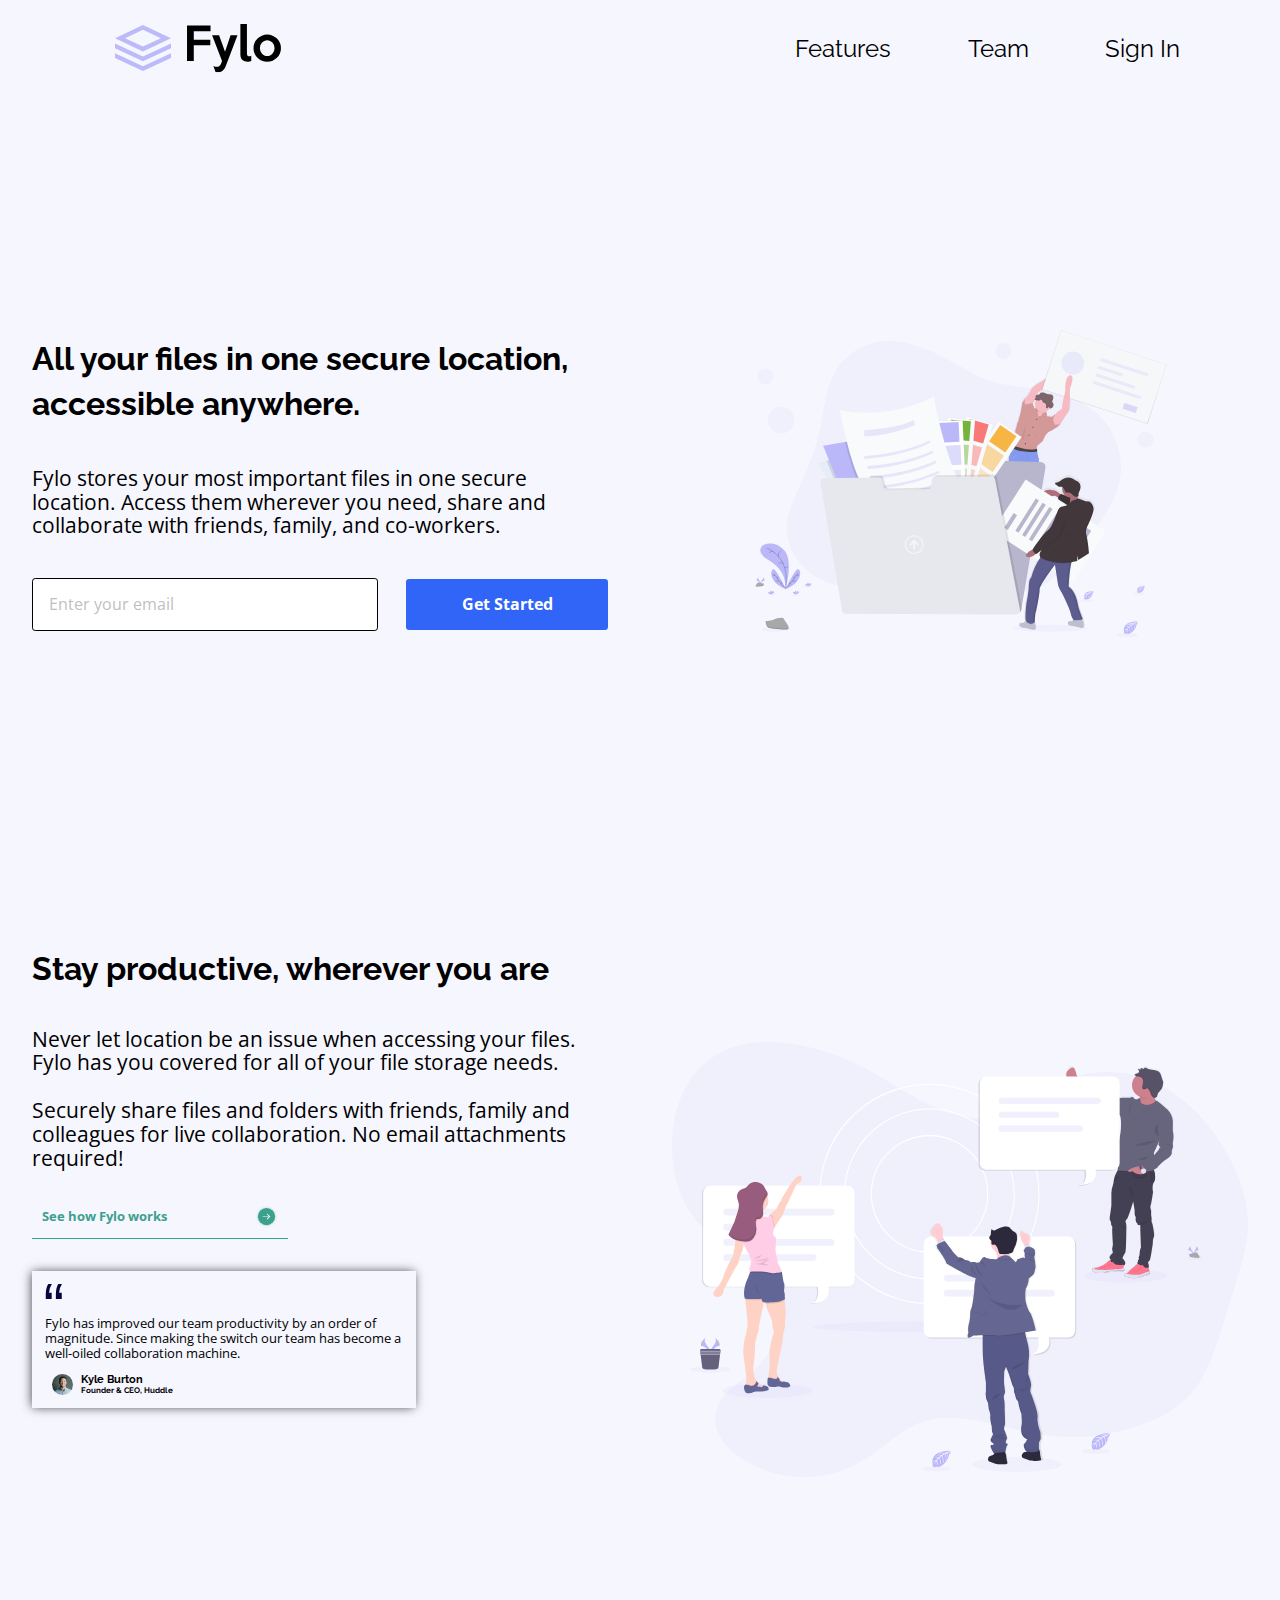
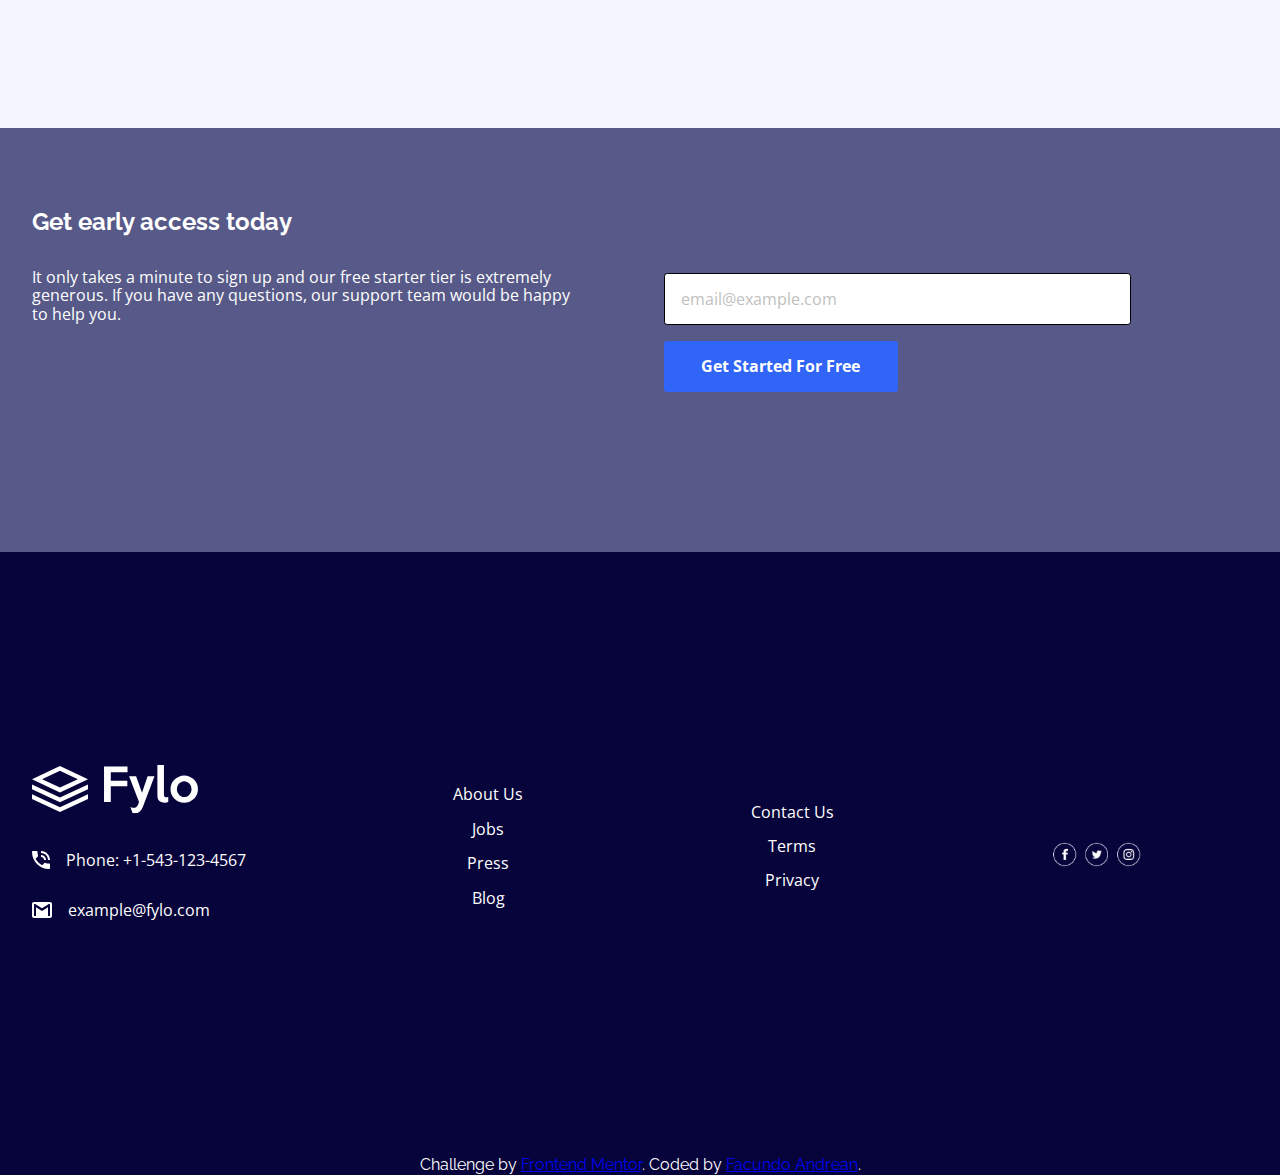
<file: proyects/fylo-landing-page-with-two-column-layout-master/index.html>
<!DOCTYPE html>
<html lang="es">
<head>
  <meta charset="UTF-8">
  <meta name="viewport" content="width=device-width, initial-scale=1.0">
  <link rel="icon" type="image/png" sizes="32x32" href="./images/favicon-32x32.png">
  <link rel="stylesheet" href="css/normalize.css">
  <link rel="stylesheet" href="css/style.css">
  <link rel="preconnect" href="https://fonts.googleapis.com">
  <link rel="preconnect" href="https://fonts.gstatic.com" crossorigin>
  <link href="https://fonts.googleapis.com/css2?family=Open+Sans&family=Raleway:wght@400;700&display=swap" rel="stylesheet">
  <title>Fylo landing page</title>
  <meta name="descripcion" content="Proyectos juniors / iniciales desarrollados para la práctica del conocimiento.">
  <link rel="canonical" href="https://facuandrean.github.io/portafolio-cv/">
  <link rel="shortcut icon" href="https://facuandrean.github.io/portafolio-cv/assets/favicon.png" type="image/x-icon">
  <link rel="apple-touch-icon" href="https://facuandrean.github.io/portafolio-cv/assets/favicon.png">
  <meta name="theme-color" content="#D90062">
  <meta name="twitter:card" content="summary">
  <meta property="og:title" name="twitter:title" content="Portafolio CV - Facundo Andrean">
  <meta property="og:image" name="twitter:image" content="https://facuandrean.github.io/portafolio-cv/assets/hero-image-4.jpg">
  <meta property="og:url" name="twitter:url" content="https://facuandrean.github.io/portafolio-cv/">
  <meta property="og:description" name="twitter:description" content="Hola, bienvenid@s a mi Portafolio Profesional, soy Facundo Andrean, Desarrollador Web Frontend">
  <meta property="og:type" content="website">
</head>
<body>
  <div class="container">
    <header>
      <div class="header-logo">
        <img src="images/logo.svg" alt="logo">
      </div>
      <nav class="header-nav">
        <ul>
          <li>Features</li>
          <li>Team</li>
          <li>Sign In</li>
        </ul>
      </nav>
    </header>
    <main>
      <section class="seccion-1">
        <figure class="box-img first-figure">
          <img src="images/illustration-1.svg" alt="illustration-1">
        </figure>
        <!-- <h1>All your files in one secure <br> location, accessible <br> anywhere.</h1> -->
        <h1>All your files in one secure location, accessible anywhere.</h1>
        <p class="first-p">
          Fylo stores your most important files in one secure location. 
          Access them wherever you need, share and collaborate with friends, 
          family, and co-workers.
        </p>
        <form action="" class="form first-form">
          <input type="email" placeholder="Enter your email">
          <input type="submit" value="Get Started">
        </form>

        <figure class="box-img box-img-2 second-figure">
          <img src="images/illustration-2.svg" alt="illustration-2">
        </figure>
        <h2>Stay productive, wherever you are</h2>
        <div class="second-text-box">
          <p class="text-align-left t1">
            Never let location be an issue when accessing your files. Fylo has you 
            covered for all of your file storage needs.
          </p>
          <p class="text-align-left t2">
            Securely share files and folders with friends, family and colleagues for 
            live collaboration. No email attachments required!
          </p>
          <div class="box t3">
            <h3>See how Fylo works</h3>
            <img src="images/icon-arrow.svg" alt="arrow">
          </div>
        </div>

        <div class="testimonial">
          <figure class="testimonial-figure">
            <img src="images/icon-quotes.svg" alt="quotes" class="testimonial-figure-img">
          </figure>
          <p class="testimonial-p text-align-left">
            Fylo has improved our team productivity by an order of magnitude. Since 
            making the switch our team has become a well-oiled collaboration machine.
          </p>
          <div class="testimonial-present">
            <figure class="testimonial-present-figure">
              <img src="images/avatar-testimonial.jpg" alt="avatar-testimonial" class="testimonial-present-figure-img">
            </figure>
            <div class="testimonial-present-text">
              <h4>Kyle Burton</h4>
              <h5>Founder & CEO, Huddle</h5>
            </div>
          </div>
        </div>
      </section>
      
      <section class="seccion-2">
        <div class="text-box">
          <h2>Get early access today</h2>
          <p>
            It only takes a minute to sign up and our free starter tier is extremely generous. 
            If you have any questions, our support team would be happy to help you.
          </p>
        </div>
        <form action="" class="form form-2">
          <input type="email" placeholder="email@example.com">
          <input type="submit" value="Get Started For Free">
        </form>
      </section>

      <section class="seccion-3">
        <div class="seccion-3-box-1">
          <figure class="box-img">
            <svg width="166" height="49" xmlns="http://www.w3.org/2000/svg" xmlns:xlink="http://www.w3.org/1999/xlink"><defs><path id="a" d="M.014.03h93.96v48.29H.015z"/></defs><g fill="none" fill-rule="evenodd"><path d="M0 14.13v.123l27.95 13.13L56 14.209v-.033L27.95 1 0 14.13zm10.077.062L27.95 5.795l17.877 8.397-17.877 8.396-17.874-8.396zM27.95 32.483L0 19.55v4.784l27.95 12.964L56 24.289v-4.784L27.95 32.483zm0 9.703L0 29.25v4.783L27.95 47 56 33.99v-4.784l-28.05 12.98z" fill="#fff"/><g transform="translate(72)"><mask id="b" fill="#fff"><use xlink:href="#a"/></mask><path d="M87.56 24.152a8.1 8.1 0 0 0-2.161-5.573 7.259 7.259 0 0 0-2.34-1.673 6.864 6.864 0 0 0-2.85-.601c-1.01 0-1.961.2-2.852.601a7.257 7.257 0 0 0-2.34 1.673 8.102 8.102 0 0 0-2.16 5.574 8.102 8.102 0 0 0 2.16 5.573 7.257 7.257 0 0 0 2.34 1.672 6.864 6.864 0 0 0 2.851.602c1.01 0 1.96-.2 2.852-.602a7.259 7.259 0 0 0 2.339-1.672 8.1 8.1 0 0 0 2.16-5.574zm6.415 0c0 1.932-.357 3.723-1.07 5.373a13.098 13.098 0 0 1-2.94 4.28c-1.247 1.205-2.71 2.156-4.388 2.854-1.678.699-3.468 1.048-5.369 1.048-1.9 0-3.683-.349-5.346-1.048a13.863 13.863 0 0 1-4.366-2.876 13.351 13.351 0 0 1-2.94-4.302c-.713-1.65-1.07-3.426-1.07-5.329 0-1.873.364-3.634 1.092-5.284a13.92 13.92 0 0 1 2.962-4.325 13.671 13.671 0 0 1 4.367-2.898 13.552 13.552 0 0 1 5.301-1.048c1.901 0 3.69.35 5.369 1.048 1.678.698 3.14 1.65 4.388 2.854 1.248 1.204 2.228 2.638 2.94 4.302.713 1.665 1.07 3.449 1.07 5.351zM64.258 36.905a8.6 8.6 0 0 1-1.715.58c-.638.148-1.3.222-1.982.222a9.84 9.84 0 0 1-2.74-.379 6.003 6.003 0 0 1-2.295-1.226c-.653-.565-1.173-1.3-1.56-2.207-.385-.907-.578-2-.578-3.277V.029h6.549v29.474c0 1.07.215 1.806.646 2.207.43.401.943.602 1.537.602.742 0 1.455-.223 2.138-.669v5.262zM50.492 11.22L38.908 41.854c-.861 2.289-1.99 3.939-3.386 4.95-1.396 1.01-3.06 1.515-4.99 1.515-.297 0-.623-.022-.98-.066a7.352 7.352 0 0 1-1.025-.201l-2.138-5.975a8.486 8.486 0 0 0 1.56.557c.534.134 1.039.201 1.514.201 1.01 0 1.93-.23 2.762-.691.832-.46 1.47-1.315 1.916-2.564l.891-2.586-9.935-25.773h6.995l5.925 16.588 5.57-16.588h6.905zM23.538 7.342H6.786v8.294h16.529v5.618H6.785v15.784H.015V1.412h23.524v5.93z" fill="#fff" mask="url(#b)"/></g></g></svg>
          </figure>
          <div class="contact-phone">
            <img src="images/icon-phone.svg" alt="phone">
            <p>Phone: +1-543-123-4567</p>
          </div>
          <div class="contact-email">
            <img src="images/icon-email.svg" alt="email">
            <p>example@fylo.com</p>
          </div>
        </div>
        <ul class="seccion-3-box-2">
          <li>About Us</li>
          <li>Jobs</li>
          <li>Press</li>
          <li>Blog</li>
        </ul>
        <ul class="seccion-3-box-3">
          <li>Contact Us</li>
          <li>Terms</li>
          <li>Privacy</li>
        </ul>
        <figure class="box-img box-img-3 seccion-3-box-4">
          <img src="images/Captura de pantalla 2022-12-06 132432.png" alt="iconos">
        </figure>
      </section>
    </main>
    <footer class="footer">
    Challenge by <a href="https://www.frontendmentor.io?ref=challenge" target="_blank">Frontend Mentor</a>. 
    Coded by <a href="https://facuandrean.github.io/portafolio-cv/" target="_blank">Facundo Andrean</a>.
    </footer> 
  </div>
</body>
</html>
</file>
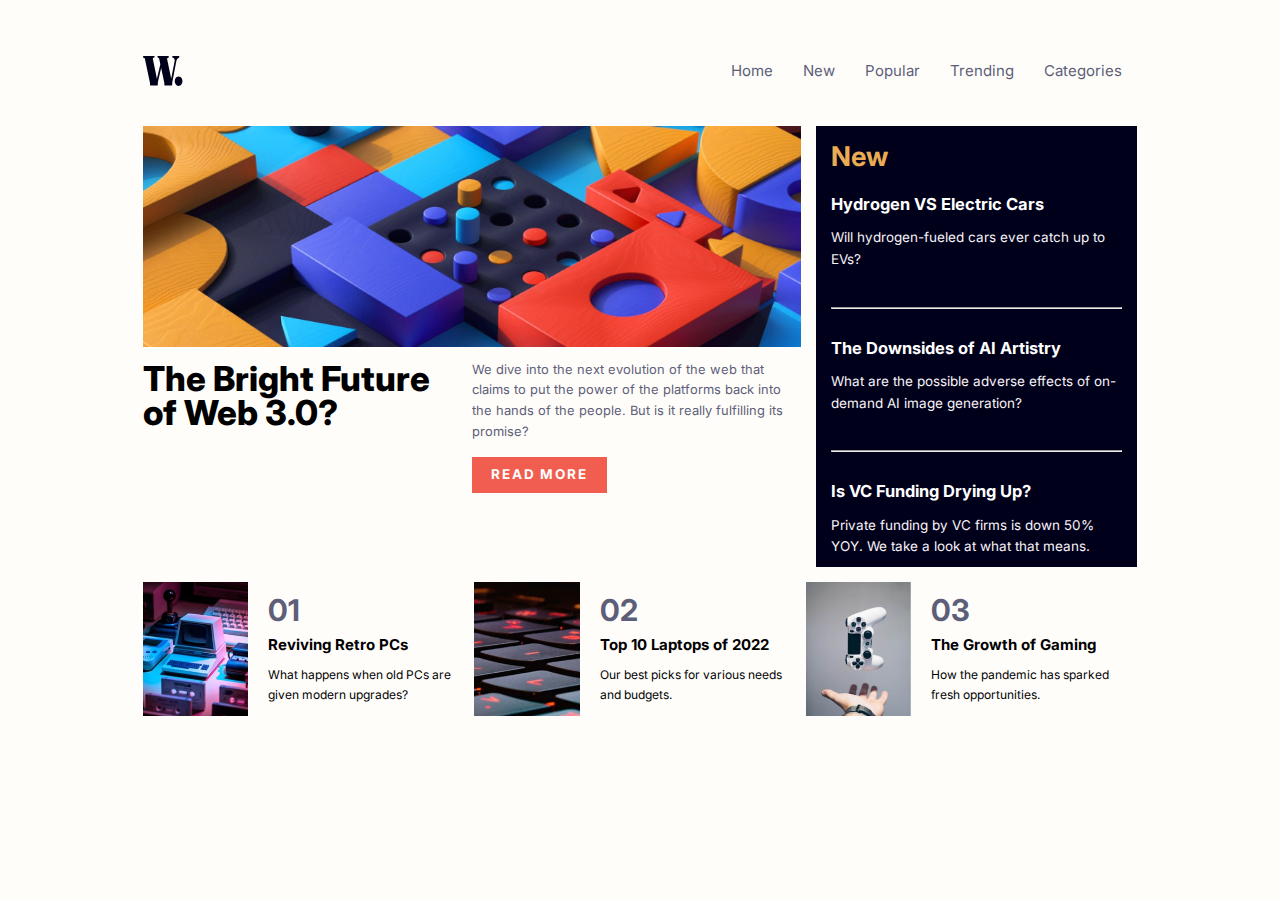
<file: proyects/news-homepage-main/index.html>
<!DOCTYPE html>
<html lang="es">
<head>
  <meta charset="UTF-8">
  <meta name="viewport" content="width=device-width, initial-scale=1.0">
  <link rel="icon" type="image/png" sizes="32x32" href="./images/favicon-32x32.png">
  <link rel="stylesheet" href="css/normalize.css">
  <link rel="stylesheet" href="css/style.css">
  <link rel="preconnect" href="https://fonts.googleapis.com">
  <link rel="preconnect" href="https://fonts.gstatic.com" crossorigin>
  <link href="https://fonts.googleapis.com/css2?family=Inter:wght@400;700;800&display=swap" rel="stylesheet">
  <title>Frontend Mentor | News homepage</title>
</head>
<body>

  <header class="header">
    <div class="header-logo">
      <img src="assets/images/logo.svg" alt="logo" class="logo">
    </div>
    <div class="header-menu">
      <img src="assets/images/icon-menu.svg" alt="menu" class="header-menu-img">
      <nav>
        <ul>
          <li>Home</li>
          <li>New</li>
          <li>Popular</li>
          <li>Trending</li>
          <li>Categories</li>
        </ul>
      </nav>
    </div>
  </header>

  <main>
    <section class="seccion seccion-1">
      <article class="seccion-1-img">
        <img src="assets/images/image-web-3-mobile.jpg" alt="cubitos"  class="cubitos-m">
        <img src="assets/images/image-web-3-desktop.jpg" alt="cubitos-desktop" class="cubitos-d">
      </article>
      <article class="seccion-1-h1">
        <h1>The Bright Future of Web 3.0?</h1>
      </article>
      <article class="seccion-1-p">
        <p>We dive into the next evolution of the web that claims to put the power of the platforms back into the hands of the people. 
        But is it really fulfilling its promise?</p>
      </article>
      <article class="seccion-1-button">
        <button> READ MORE </button>
      </article>
    </section>

    <section class="seccion seccion-2">
      <article class="seccion-2-h2">
        <h2> New </h2>
      </article>
      <article class="seccion-2-question">
        <h3>Hydrogen VS Electric Cars</h3>
        <p>Will hydrogen-fueled cars ever catch up to EVs?</p>
      </article>
      <hr>
      <article class="seccion-2-question">
        <h3> The Downsides of AI Artistry </h3>
        <p>What are the possible adverse effects of on-demand AI image generation?
        </p>
      </article>
      <hr>
      <article class="seccion-2-question">
        <h3>  Is VC Funding Drying Up? </h3>
        <p> Private funding by VC firms is down 50% YOY. We take a look at what that means. </p>
      </article>
    </section>

    <section class="seccion seccion-3">
      <article class="caja caja-1">
        <div class="img">
          <img src="assets/images/image-retro-pcs.jpg" alt="image-retro-pcs">
        </div>
        <div class="text">
          <h3>01</h3>
          <h4>Reviving Retro PCs</h4>
          <p>What happens when old PCs are given modern upgrades?</p>
        </div>
      </article>

      <article class="caja caja-2">
        <div class="img">
          <img src="assets/images/image-top-laptops.jpg" alt="image-laptops">
        </div>
        <div class="text">
          <h3>02</h3>
          <h4>Top 10 Laptops of 2022</h4>
          <p>Our best picks for various needs and budgets.</p>
        </div>
      </article>

      <article class="caja caja-3">
        <div class="img">
          <img src="assets/images/image-gaming-growth.jpg" alt="image-gaming-growth">
        </div>
        <div class="text">
          <h3>03</h3>
          <h4>The Growth of Gaming</h4>
          <p>How the pandemic has sparked fresh opportunities.</p>
        </div>
      </article>
    </section>
  </main>

  <!-- <div class="footer">
    Challenge by <a href="https://www.frontendmentor.io?ref=challenge" target="_blank">Frontend Mentor</a>. 
    Coded by <a href="#">Facundo Andrean</a>.
  </div> -->

</body>
</html>
</file>
<file: proyects/fylo-landing-page-with-two-column-layout-master/css/style.css>
/* custom properties */

:root {
    --typography-primary: 'Raleway', sans-serif;
    --typography-secundary: 'Open Sans', sans-serif;
    --color-primary-very-dark-blue: hsl(243, 87%, 12%);
    --color-primary-desaturated-blue: hsl(238, 22%, 44%);
    --color-accent-bright-blue: hsl(224, 93%, 58%);
    --color-accent-moderate-cyan: hsl(170, 45%, 43%);
    --color-neutral-light-grayish-blue: hsl(240, 75%, 98%);
    --color-neutral-light-gray: hsl(0, 0%, 75%);
}

/* reset */

html {
    box-sizing: border-box;
    font-size: 16px;
    scroll-behavior: smooth;
}

*,
*::after,
*::before {
    box-sizing: inherit;
}

body {
    margin: 0;
    overflow-x: hidden;
}

h1 {
    margin: 0px;
    font-size: 2rem;
}

h2 {
    margin: 0px;
    font-size: 1.5rem;
}

h3 {
    margin: 0px;
    font-size: 1.25rem;
}

h4 {
    margin: 0px;
    font-size: 1rem;
}

h5 {
    margin: 0px;
    font-size: 0.85rem;
}

h6 {
    margin: 0px;
    font-size: 0.7rem;
}

img {
    max-width: 100%;
    height: auto;
}

figure {
    margin: 0;
}

ul {
    list-style: none;
    padding: 0;
    margin: 0;
}

/* components */

.container {
    width: 100%;
    height: auto;
    background-color: var(--color-neutral-light-grayish-blue);
    min-width: 425px;
}

header {
    width: 100%;
    height: 10%;
    padding: .5rem;
    display: flex;
    justify-content: space-between;
    align-items: center;
}

.seccion-1 {
    padding-top: 30%;
    padding-bottom: 10%;
    height: auto;
    width: 100%;
    margin-bottom: 3rem;
}

.form {
    width: 100%;
    height: auto;
    padding: 1rem;
    display: flex;
    flex-direction: column;
    justify-content: center;
    align-items: center;
    margin-bottom: 5rem;
}

.box {
    width: 60%;
    height: auto;
    padding: 1rem;
    border-bottom-width: 1px;
    border-bottom-color: var( --color-accent-moderate-cyan);
    border-bottom-style: solid;
    display: flex;
    justify-content: space-between;
    align-items: center;
    margin: 0 auto 3.4rem auto;

}

.testimonial {
    width: 80%;
    height: auto;
    margin: 0 auto;
    padding: 1rem;
    box-shadow: -1px 0px 10px -1px rgba(0,0,0,0.75);
}

.seccion-2 {
    padding: 2rem;
    background-color: rgba(87,89,136,255);
}

.seccion-3 {
    padding: 2rem;
    background-color: rgba(7,4,59,255);
    color: white;
}

/* utilities */

.text-align-left {
    text-align: left !important;
}

.form-2 {
    margin: 0;
    padding-bottom: 0;
}

.footer {
    width: 100%;
    height: auto;
    text-align: center;
    font-family: var(--typography-primary);
    background-color: rgba(7,4,59,255);
    color: white;
}

/* site properties */

.header-logo,
.header-nav {
    width: 30%;
    height: 100%;
    display: flex;
    justify-content: center;
    align-items: center;
    padding: 1rem;
}

.header-logo img {
    max-width: 100%;
    height: auto;
}

.header-nav {
    width: 60%;
    font-family: var(--typography-primary);
}

.header-nav ul {
    display: flex;
    flex-direction: row;
    justify-content: space-evenly;
    list-style: none;
    margin: 0;
    padding: 0;
    width: 100%;
}

.header-nav li:nth-child(2),
.header-nav li:nth-child(3) {
    padding-left: 0;
}

.form input[type="email"],
.form input[type="submit"] {
    width: 80%;
    margin-bottom: 1rem;
    padding: 1rem;
    font-family: var(--typography-secundary);
    border-radius: .2rem;
}

.form input[type="email"] {
    border: thin solid black;
}

.form input[type="email"]::placeholder {
    color: var(--color-neutral-light-gray);
}

.form input[type="email"]:focus {
    outline: none;
}

.form input[type="submit"] {
    background-color: var(--color-accent-bright-blue);
    color: white;
    outline: none;
    border: none;
    font-weight: bold;
    cursor: pointer;
}

.box-img {
    width: 100%;
    margin: 0;
    padding-left: 1rem;
    padding-right: 1rem;
    margin-bottom: 1rem;
}

.box-img-2 {
    margin-bottom: 5rem;
}

.seccion-1 h1 {
    padding: 2rem 1rem 1rem 1rem;
    text-align: center;
    font-size: 1.7rem;
    font-family: var(--typography-secundary);
    line-height: 1.4;
    font-weight: bold;
}

.seccion-1 p,
.seccion-2 p {
    text-align: center;
    padding: 0rem 1.5rem 1rem 1.5rem;
    font-size: 1rem;
    font-family: var(--typography-secundary);
}

.seccion-1 h2 {
    font-family: var(--typography-primary);
    text-align: center;
    padding: 0 1.5rem 0 1.5rem;
    font-size: 1.5rem;
    margin-bottom: 2rem;
}

.box h3 {
    font-family: var(--typography-secundary);
    color: var(--color-accent-moderate-cyan);
    width: 80%;
    font-size: 1.2rem;
}

.box img {
    width: 10%;
}

.testimonial-figure {
    width: 30px;
    height: 30px;
}

.testimonial-figure-img {
    width: 90%;
    height: 90%;
}

.testimonial-p {
    text-align: left;
    font-size: 1rem !important;
    padding: 0 !important;
}

.testimonial-present {
    display: flex;
    flex-direction: row;
    width: 100%;
    height: auto;
}

.testimonial-present-figure {
    width: 30%;
    height: inherit;
    display: flex;
    align-items: center;
    justify-content: center;
}

.testimonial-present-figure-img {
    width: 60%;
    border-radius: 50%;
}

.testimonial-present-text {
    display: flex;
    flex-direction: column;
    width: 70%;
}

.testimonial-present-text h4 {
    font-family: var(--typography-primary);
    margin-top: 3%;
    margin-bottom: 3%
}

.testimonial-present-text h5 {
    font-family: var(--typography-primary);
}

.seccion-2 h2 {
    font-family: var(--typography-primary);
    text-align: center;
    margin: 1rem 1.5rem 1rem 1.5rem;
    font-size: 1.5rem;
    color: white;
}

.seccion-2 p {
    color: white;
    margin: 3rem 0rem 1rem 0rem;
}

.seccion-3 figure {
    margin-top: 2rem;
}

.contact-phone,
.contact-email {
    width: 100%;
    height: auto;
    display: flex;
    align-items: center;
    font-family: var(--typography-secundary);
}

.contact-email {
    margin-bottom: 2.5rem;
}

.contact-phone p,
.contact-email p {
    padding-left: 1rem;
}

.seccion-3 ul {
    margin-bottom: 2.5rem;
}

.seccion-3 ul li {
    margin-bottom: 1rem;
    font-family: var(--typography-secundary);
    font-size: 1rem
}

.box-img-3 {
    padding: 0;
    width: 100%;
    display: flex;
    justify-content: center;
    align-items: center;
}

/* media queries */

@media screen and (min-width: 768px) {
    .container {
        min-width: 425px;
    }

    header {
        height: auto;
    }

    .header-logo {
        height: auto;
    }
    
    .header-logo img {
        max-width: 100%;
        height: auto;
    }
    
    .header-nav {
        font-size: 1.8rem;
    }
}

@media screen and (min-width: 1024px) {
    header {
        margin-bottom: 5rem;
    }
    .header-nav {
        width: 45%;
        font-size: 1.5rem;
    }

    main {
        width: 100%;
        height: auto;
    }

    .seccion-1 {
        display: grid;
        grid-template-columns: 1fr 1fr 1fr 1fr 1fr 1fr 1fr 1fr;
        grid-template-rows: 16,66666666666667vh 16,66666666666667vh 16,66666666666667vh 16,66666666666667vh 16,66666666666667vh 16,66666666666667vh;
        grid-template-areas:
        "h1 h1 h1 h1 fig1 fig1 fig1 fig1"
        "p1 p1 p1 p1 fig1 fig1 fig1 fig1"
        "f1 f1 f1 f1 fig1 fig1 fig1 fig1"
        "h2 h2 h2 h2 fig2 fig2 fig2 fig2"
        "t1 t1 t1 t1 fig2 fig2 fig2 fig2"
        "test1 test1 test1 test1 fig2 fig2 fig2 fig2";

        padding: 0;
        margin: 0rem;
        width: 100%;
        height: auto;
    }

    .seccion-1 h1 {
        grid-area: h1;

        margin: 0;
        padding: 10rem 5% 1rem 5%;
        width: 100%;
        height: 100%;
        display: flex;
        justify-content: center;
        align-items: center;
        text-align: left;
        font-size: 2rem;
        font-weight: 700;
        font-family: var(--typography-primary);
    }

    .seccion-1 .first-p {
        grid-area: p1;

        padding: 0;
        width: 90%;
        display: block;
        margin: 1.5rem auto;
        text-align: left;
        font-size: 1.3rem;
    }

    .seccion-1 .first-form {
        grid-area: f1;

        margin:0;
        flex-direction: row;
        justify-content: space-between;
        padding: 1rem 5% 10rem 5%;
    }
    .seccion-1 .first-form input {
        width: 60%;
        margin: 0rem;
    }
    .seccion-1 .first-form input:nth-child(2) {
        width: 35%;
    }

    .seccion-1 .first-figure {
        grid-area: fig1;

        width: 100%;
        height: 100%;
        padding: 0;
        margin: 0rem;
        display: flex;
        align-items: center;
        justify-content: center;
    }

    .seccion-1 .first-figure img {
        max-width: 90%;
        max-height: 50%;
        margin: 0 auto;
    }

    .seccion-1 h2 {
        grid-area: h2;

        margin: 0;
        padding: 10rem 5% 1rem 5%;
        width: 100%;
        height: 100%;
        display: flex;
        justify-content: flex-start;
        align-items: center;
        font-size: 2rem;
    }

    .seccion-1 .second-text-box {
        grid-area: t1;

        width: 100%;
        height: 100%;
    }

    .seccion-1 .second-text-box p {
        padding: 0;
        margin: .5rem;
        width: 90%;
        display: block;
        margin: 1.5rem auto;
        text-align: left;
        font-size: 1.3rem;
    }

    .seccion-1 .second-text-box .t3 {
        margin: 0rem 5%;
        padding: .6rem;
        width: 40%;
        margin-bottom: 1rem;
    }

    .t3 h3 {
        font-size: .8rem;
    }

    .testimonial {
        grid-area: test1;
        margin: 1rem 0rem 20rem 5%;
        width: 60%;
        height: auto;
        padding: .8rem;
    }

    .testimonial-figure {
        width: 20px;
        height: 20px;
    }
    
    .testimonial-p {
        font-size: .8rem !important; 
    }
    
    .testimonial-present {
        display: flex;
        flex-direction: row;
        width: 100%;
        height: auto;
    }
    
    .testimonial-present-figure {
        width: 10%;
        height: inherit;
        display: flex;
        align-items: center;
        justify-content: center;
    }
    
    .testimonial-present-figure-img {
        width: 60%;
        border-radius: 50%;
    }
    
    .testimonial-present-text {
        display: flex;
        flex-direction: column;
        width: 70%;
    }
    
    .testimonial-present-text h4 {
        margin: 0;
        font-size: .7rem;
    }
    
    .testimonial-present-text h5 {
        font-family: var(--typography-primary);
        font-size: .5rem;
    }

    .seccion-1 .second-figure {
        grid-area: fig2;

        width: 100%;
        height: 100%;
        padding: 0;
        margin: 0rem;
        display: flex;
        align-items: center;
        justify-content: center;
    }

    .seccion-1 .second-figure img {
        max-width: 90%;
        max-height: 50%;
        margin: 0 auto;
    }

    .seccion-2 {
        display: grid;
        grid-template-columns: 1fr 1fr 1fr 1fr 1fr 1fr 1fr 1fr;
        /* grid-template-rows: 16,66666666666667vh; */
        grid-template-rows: 40vh;
        grid-template-areas: "texto texto texto texto form form form form";
    }

    .seccion-2 .text-box {
        grid-area: texto;
        padding: 0rem 4rem 0rem 0rem;
    }

    .seccion-2 .text-box h2 {
        text-align: left;
        margin: 3rem 0rem 0rem 0rem;
    }

    .seccion-2 .text-box p {
        text-align: left;
        margin: 2rem 0rem 0rem 0rem;
        padding: 0
    }
    .seccion-2 .form-2 {
        grid-area: form;
        padding: 0;
        display: flex;
        justify-content: center;
        align-items: flex-start;
        padding-left: 1.5rem;
    }

    .seccion-2 .form-2 input {
        width: 80%;
    }

    .seccion-2 .form-2 input:nth-child(2) {
        width: 40%;
    }

    .seccion-3 {
        display: grid;
        grid-template-columns: 1fr 1fr 1fr 1fr;
        grid-template-rows: 60vh;
        grid-template-areas: "box-1 box-2 box-3 box-4";
    }

    .seccion-3 .seccion-3-box-1 {
        grid-area: box-1;

        display: flex;
        flex-direction: column;
        justify-content: center;
        align-items: center;
    }

    .seccion-3 .seccion-3-box-1 figure {
        grid-area: box-1;

        padding: 0;
    }

    .seccion-3 .seccion-3-box-2 {
        grid-area: box-2;
        display: flex;
        flex-direction: column;
        justify-content: center;
        align-items: center;
        margin: 0;
    }
    .seccion-3 .seccion-3-box-3 {
        grid-area: box-3;
        display: flex;
        flex-direction: column;
        justify-content: center;
        align-items: center;
        margin: 0;
    }
    .seccion-3 .seccion-3-box-4 {
        grid-area: box-4;
        display: flex;
        flex-direction: column;
        justify-content: center;
        align-items: center;
        margin: 0;
    }
}
</file>
<file: proyects/news-homepage-main/css/style.css>
/* Custom Properties */

:root {
    --soft-orange: hsl(35, 77%, 62%);
    --soft-red: hsl(5, 85%, 63%);
    --off-white: hsl(36, 100%, 99%);
    --light-gray: hsl(300, 24%, 96%);
    --dark-grayish-blue: hsl(236, 13%, 42%);
    --Very-dark-blue: hsl(240, 100%, 5%);
  
    --font-family: "Inter", sans-serif;
    --link-color: #509ee3;
}

/* Reset */

html {
    box-sizing: border-box;
    font-family: var(--font-family);
    font-size: 15px;
    scroll-behavior: smooth;
}

*, 
*::after, 
*::before {
    box-sizing: inherit;
}

body {
    margin: 0px;
    overflow-x: hidden;

}

a {
    color: var(--link-color);
    transition: all .5s ease-out;
}

a:hover {
    opacity: 0.75;
}

h1 {
    margin: 0px;
    font-size: 2rem;
}

h2 {
    margin: 0px;
    font-size: 1.5rem;
}

h3 {
    margin: 0px;
    font-size: 1.25rem;
}

h4 {
    margin: 0px;
    font-size: 1rem;
}

h5 {
    margin: 0px;
    font-size: 0.85rem;
}

h6 {
    margin: 0px;
    font-size: 0.7rem;
}

img {
    max-width: 100%;
    height: auto;
}

p {
    line-height: 1.6;
}

/* Components */

.header {
    margin-left: auto;
    margin-right: auto;
    min-width: 320px;
    width: 100%;
    height: 10%;
    display: flex;
    justify-content: space-between;
    align-items: center;
}

nav {
    display: none;
}

section {
    max-width: 375px;
    min-width: 320px;
    margin-top: 2rem;
    margin-bottom: 2rem;
    margin-right: auto;
    margin-left: auto;
    height: auto;
    width: 90vw;
}

section:nth-child(2) {
    background-color: var(--Very-dark-blue);
    padding: 1rem;
    height: auto;
}

section:nth-child(3) {
    height: auto;
    display: grid;
    grid-template-rows: 1fr 1fr 1fr;
    grid-auto-flow: column;
    row-gap: 1.5rem;
}

button {
    background-color: hsl(5, 85%, 63%);
    color: white;
    border: none;
    cursor: pointer;
    font-size: .9rem;
    width: 15ch;
    height: 4ch;
    font-weight: 700;
    letter-spacing: .2ch;
    transition: all .5s ease-out;
}

button:hover {
    opacity: 0.75;
}

.caja {
    display: grid;
    grid-template-columns: 1fr 1fr 1fr;
}

.footer {
    position: relative;
    bottom: 0;
    width: 100%;
    height: 2rem;
    text-align: center;
    font-family: var(--font-raleway);
    color: var(--color-secundary-white);
}

.cubitos-d {
    display: none;
}

@media screen and (min-width: 1024px) {
    /* desktop */

    .header {
        width: 100%;
        height: 100%;
    }

    .header-menu-img {
        display: none;
    }

    nav {
        display: flex;
    }

    nav ul {
        display: flex;
    }

    nav ul li {
        list-style: none;
        padding-left: 1rem;
        padding-right: 1rem;
        color: var(--dark-grayish-blue)
    }

    section {
        max-width: none;
        width: 100%;
        margin: 0;
    }
    
    .cubitos-m {
        display: none;
    }

    .cubitos-d {
        display: block;
    }

    body {
        display: grid;
        grid-template-columns: 1fr 1fr 1fr 1fr 1fr 1fr 1fr 1fr 1fr;
        grid-template-rows: 1fr 1fr 1fr 1fr 1fr 1fr 1fr;

        grid-template-areas: 
        "header header header header header header header header header"
        "main main main main main main main main main"
        "main main main main main main main main main"
        "main main main main main main main main main"
        "main main main main main main main main main"
        "main main main main main main main main main"
        "main main main main main main main main main";
    }

    .header {
        grid-area: header;
    }
    
    main {
        grid-area: main;
        
        display: grid;
        grid-template-columns: 1fr 1fr 1fr 1fr 1fr 1fr 1fr 1fr 1fr;
        grid-template-rows: 1fr 1fr 1fr 1fr 1fr 1fr;

        grid-template-areas: 
        "seccion-1 seccion-1 seccion-1 seccion-1 seccion-1 seccion-1 seccion-2 seccion-2 seccion-2"
        "seccion-1 seccion-1 seccion-1 seccion-1 seccion-1 seccion-1 seccion-2 seccion-2 seccion-2"
        "seccion-1 seccion-1 seccion-1 seccion-1 seccion-1 seccion-1 seccion-2 seccion-2 seccion-2"
        "seccion-1 seccion-1 seccion-1 seccion-1 seccion-1 seccion-1 seccion-2 seccion-2 seccion-2"
        "seccion-3 seccion-3 seccion-3 seccion-3 seccion-3 seccion-3 seccion-3 seccion-3 seccion-3"
        "seccion-3 seccion-3 seccion-3 seccion-3 seccion-3 seccion-3 seccion-3 seccion-3 seccion-3";

        column-gap: 1rem;
        row-gap: 1rem;
    }

    .seccion-1 {
        grid-area: seccion-1;

        display: grid;
        grid-template-columns: 1fr 1fr 1fr 1fr 1fr 1fr;
        grid-template-rows: 1fr 1fr 1fr 1fr;

        grid-template-areas: 
        "img img img img img img"
        "img img img img img img"
        "tit tit tit par par par"
        "tit tit tit bot bot bot";
    }

    .seccion-1-img {
        grid-area: img;
    }

    .seccion-1-img img {
        width: 100%;
        height: 100%;
    }

    .seccion-1-h1 {
        grid-area: tit;
    }

    .seccion-1-h1 h1 {
        margin-right: 1rem;
        font-size: 132rem;
    }

    .seccion-1-p {
        grid-area: par;
    }

    .seccion-1-button {
        grid-area: bot;
    }

    .seccion-2 {
        grid-area: seccion-2;

        /* display: grid;
        grid-template-columns: 1fr 1fr 1fr;
        grid-template-rows: 1fr 1fr 1fr 1fr;

        grid-template-areas: 
        "new new new"
        "new new new"
        "new new new"
        "new new new"; */
    }

    .seccion-3 {
        grid-area: seccion-3;

        display: grid;
        grid-template-columns: 1fr 1fr 1fr 1fr 1fr 1fr 1fr 1fr 1fr;
        grid-template-rows: 1fr 1fr;

        /* grid-template-areas: 
        "imagen h h imagen h h imagen h h"
        "imagen p p imagen p p imagen p p"; */
         grid-template-areas: 
        "caja-1 caja-1 caja-1 caja-2 caja-2 caja-2 caja-3 caja-3 caja-3"
        "caja-1 caja-1 caja-1 caja-2 caja-2 caja-2 caja-3 caja-3 caja-3";
    }

    .caja-1 {
        grid-area: caja-1;
    }

    .caja-2 {
        grid-area: caja-2;
    }

    .caja-3 {
        grid-area: caja-3;
    }


    /* main {
        grid-row-start: 2;
        grid-row-end: 8;
        grid-column-start: 1;
        grid-column-end: 10;
    } */

    

    

}

/* Utilities */

/* Site styles */

body {
    background-color: var(--off-white);
    width: 80vw;
    height: 90vh;
    margin: 0 auto;
    padding: 1rem;
}



.header-logo {
    width: 30%;
    height: 100%;
    display: flex;
    align-items: center;
}

.logo {
    height: 30px;
    width: 40px;
}

.header-menu { 
    width: 30%;
    height: 100%;
    display: flex;
    align-items: center;
    justify-content: flex-end;
}

.header-menu-desktop {
    display: none;
}



.seccion-1-h1 {
    padding-top: 1rem;
}

.seccion-1-h1 h1 {
    font-size: 2.3rem;
    font-weight: 800;
    line-height: 1;
}

.seccion-1-p {
    color: var(--dark-grayish-blue);
    font-size: .86rem;
}

.seccion-2-h2 {
    color: var(--soft-orange);
}

.seccion-2-h2 h2 {
    font-size: 1.8rem;
}

.seccion-2-question {
    padding-top: 1.5rem;
    padding-bottom: 1rem;
}

.seccion-2-question h3 {
    color: white;
    font-size: 1.1rem;
}

.seccion-2-question p {
    color: var(--light-gray);
    font-size: .9rem
}

.caja .img {
    grid-column-start: 1;
    grid-column-end: 2;
}

.caja .img img {
    height: 90%;
}

.caja .text {
    grid-column-start: 2;
    grid-column-end: 4;
    padding: 1rem;
}

.caja .text h3 {
    font-size: 2rem;
    line-height: .9;
    color: var(--dark-grayish-blue);
}

.caja .text h4 {
    font-size: 1rem;
    padding-top: .8rem;
}

.caja .text p {
    font-size: .8rem
}

@media screen and (min-width: 48em) {

}

@media screen and (min-width: 64em) {
    
}
</file>
